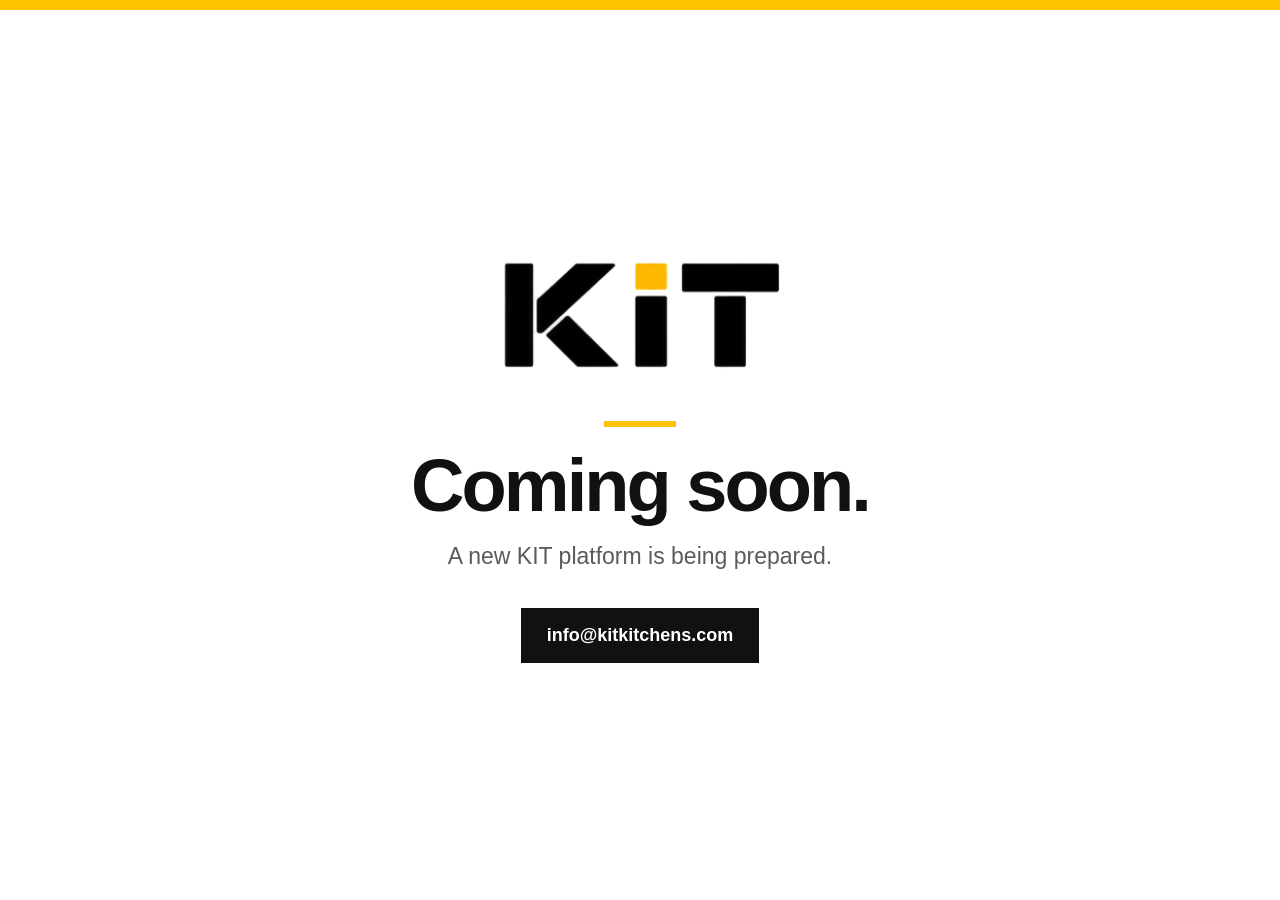
<file: index.html>
<!DOCTYPE html>
<html lang="en">
<head>
  <meta charset="UTF-8">
  <meta name="viewport" content="width=device-width, initial-scale=1.0">
  <meta name="robots" content="noindex, nofollow">
  <title>KIT — Coming Soon</title>
  <style>
    :root {
      --yellow: #ffc400;
      --black: #111111;
      --grey: #5b5b5b;
      --white: #ffffff;
    }

    * {
      box-sizing: border-box;
    }

    html,
    body {
      width: 100%;
      min-height: 100%;
      margin: 0;
    }

    body {
      min-height: 100vh;
      display: flex;
      align-items: center;
      justify-content: center;
      padding: 32px 20px;
      background: var(--white);
      color: var(--black);
      font-family: Arial, Helvetica, sans-serif;
      text-align: center;
      border-top: 10px solid var(--yellow);
    }

    main {
      width: 100%;
      max-width: 680px;
    }

    .logo {
      display: block;
      width: min(290px, 72vw);
      height: auto;
      margin: 0 auto 46px;
      user-select: none;
      -webkit-user-drag: none;
    }

    .line {
      width: 72px;
      height: 6px;
      margin: 0 auto 24px;
      background: var(--yellow);
    }

    h1 {
      margin: 0 0 18px;
      font-size: clamp(42px, 8vw, 74px);
      line-height: 0.95;
      letter-spacing: -0.04em;
    }

    p {
      margin: 0;
      color: var(--grey);
      font-size: clamp(18px, 3.2vw, 23px);
      line-height: 1.5;
    }

    .email {
      display: inline-block;
      margin-top: 34px;
      padding: 15px 24px;
      background: var(--black);
      color: var(--white);
      font-size: 18px;
      font-weight: 700;
      text-decoration: none;
      border: 2px solid var(--black);
      transition: background 0.2s ease, color 0.2s ease;
    }

    .email:hover,
    .email:focus-visible {
      background: var(--yellow);
      color: var(--black);
      outline: none;
    }

    @media (max-width: 520px) {
      body {
        padding: 28px 18px;
      }

      .logo {
        margin-bottom: 38px;
      }

      .email {
        width: 100%;
        max-width: 340px;
        font-size: 17px;
      }
    }
  </style>
</head>
<body>
  <main>
    <img class="logo" src="assets/kit-logo.png" alt="KIT">
    <div class="line" aria-hidden="true"></div>
    <h1>Coming soon.</h1>
    <p>A new KIT platform is being prepared.</p>
    <a class="email" href="mailto:info@kitkitchens.com">info@kitkitchens.com</a>
  </main>
</body>
</html>
</file>
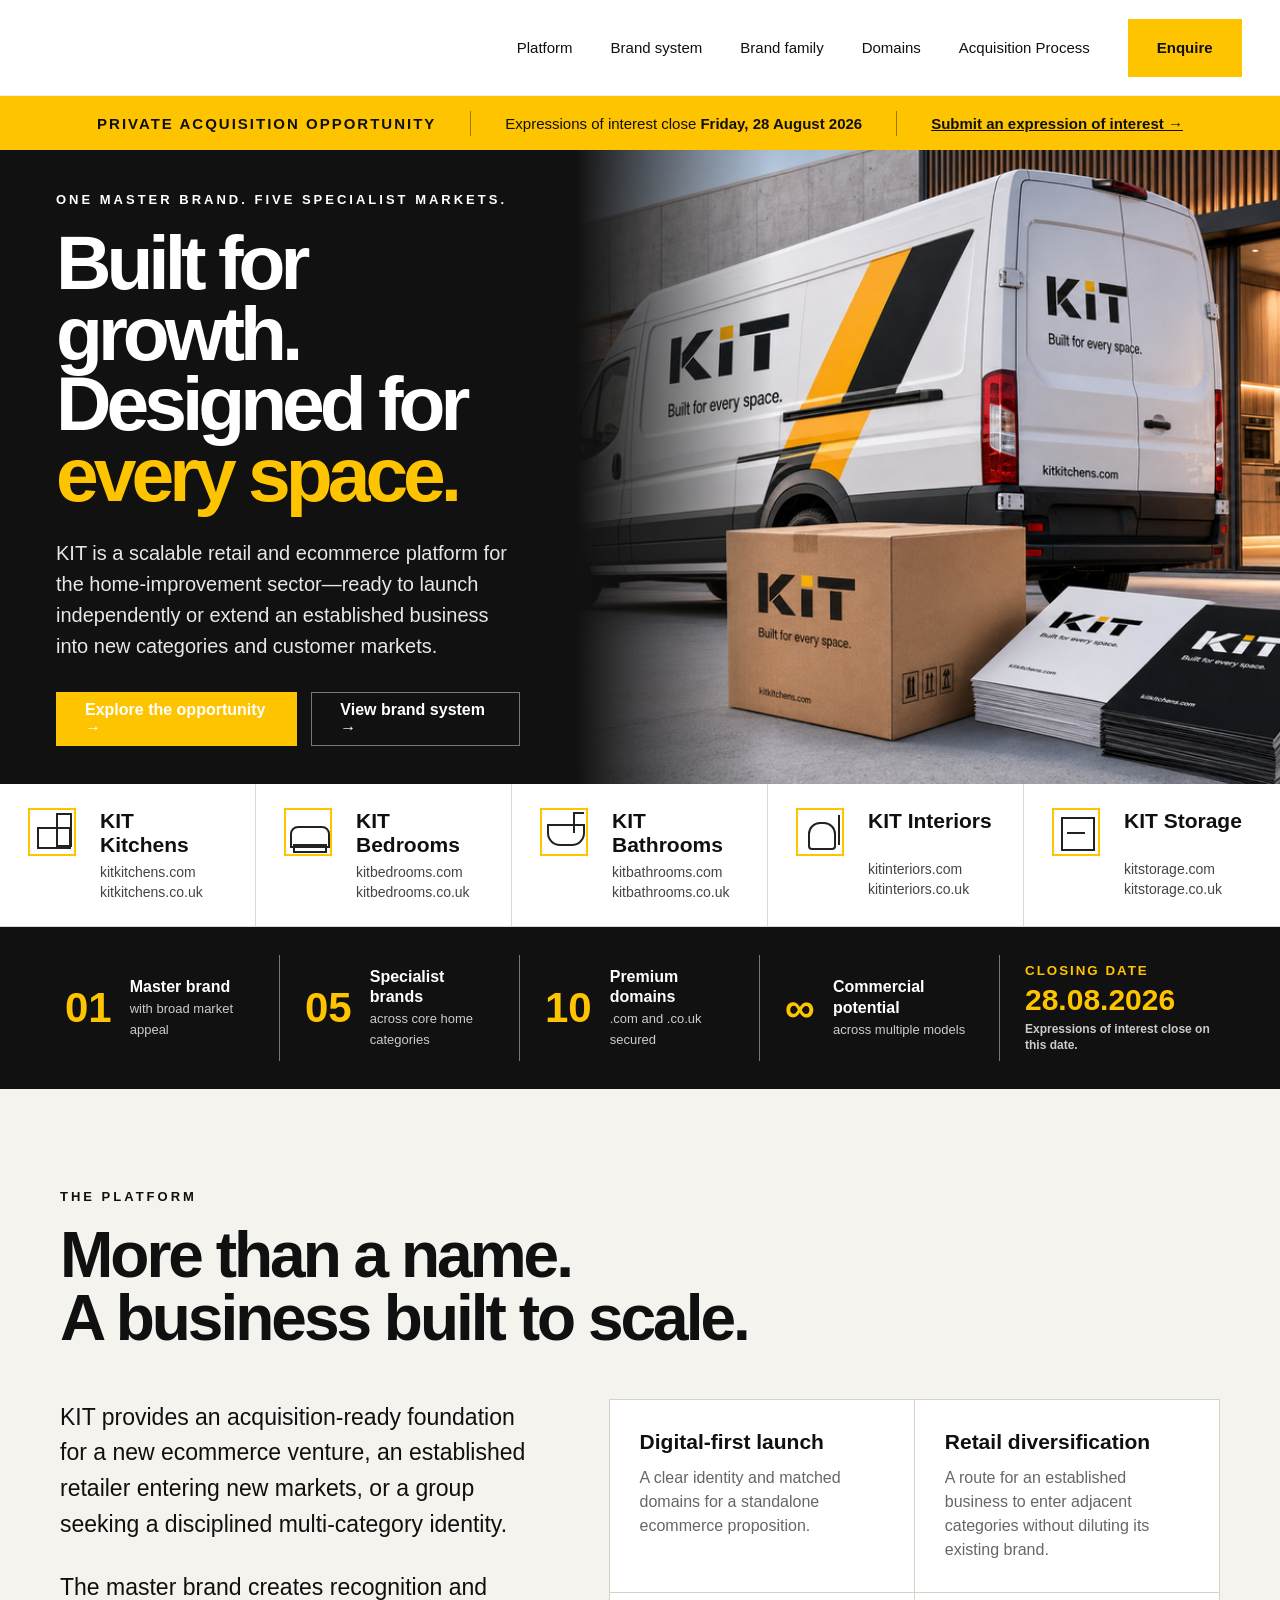
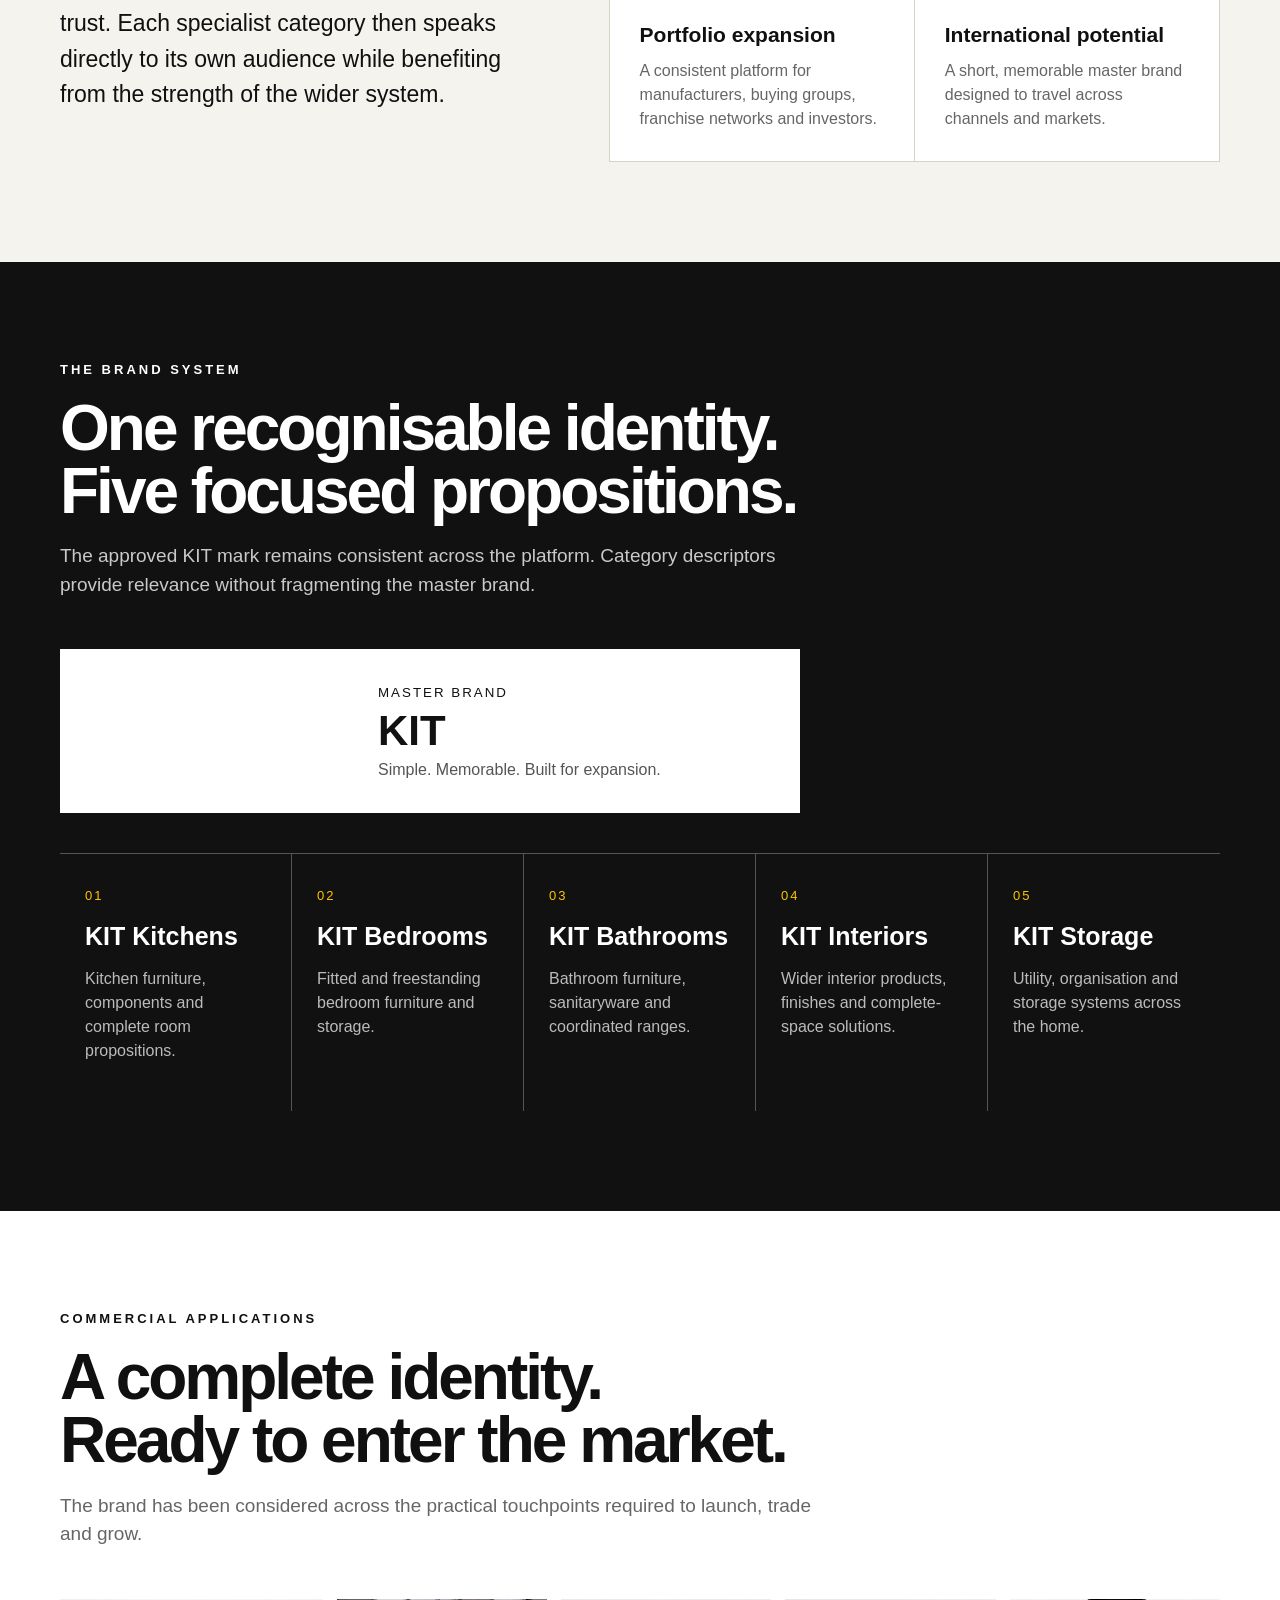
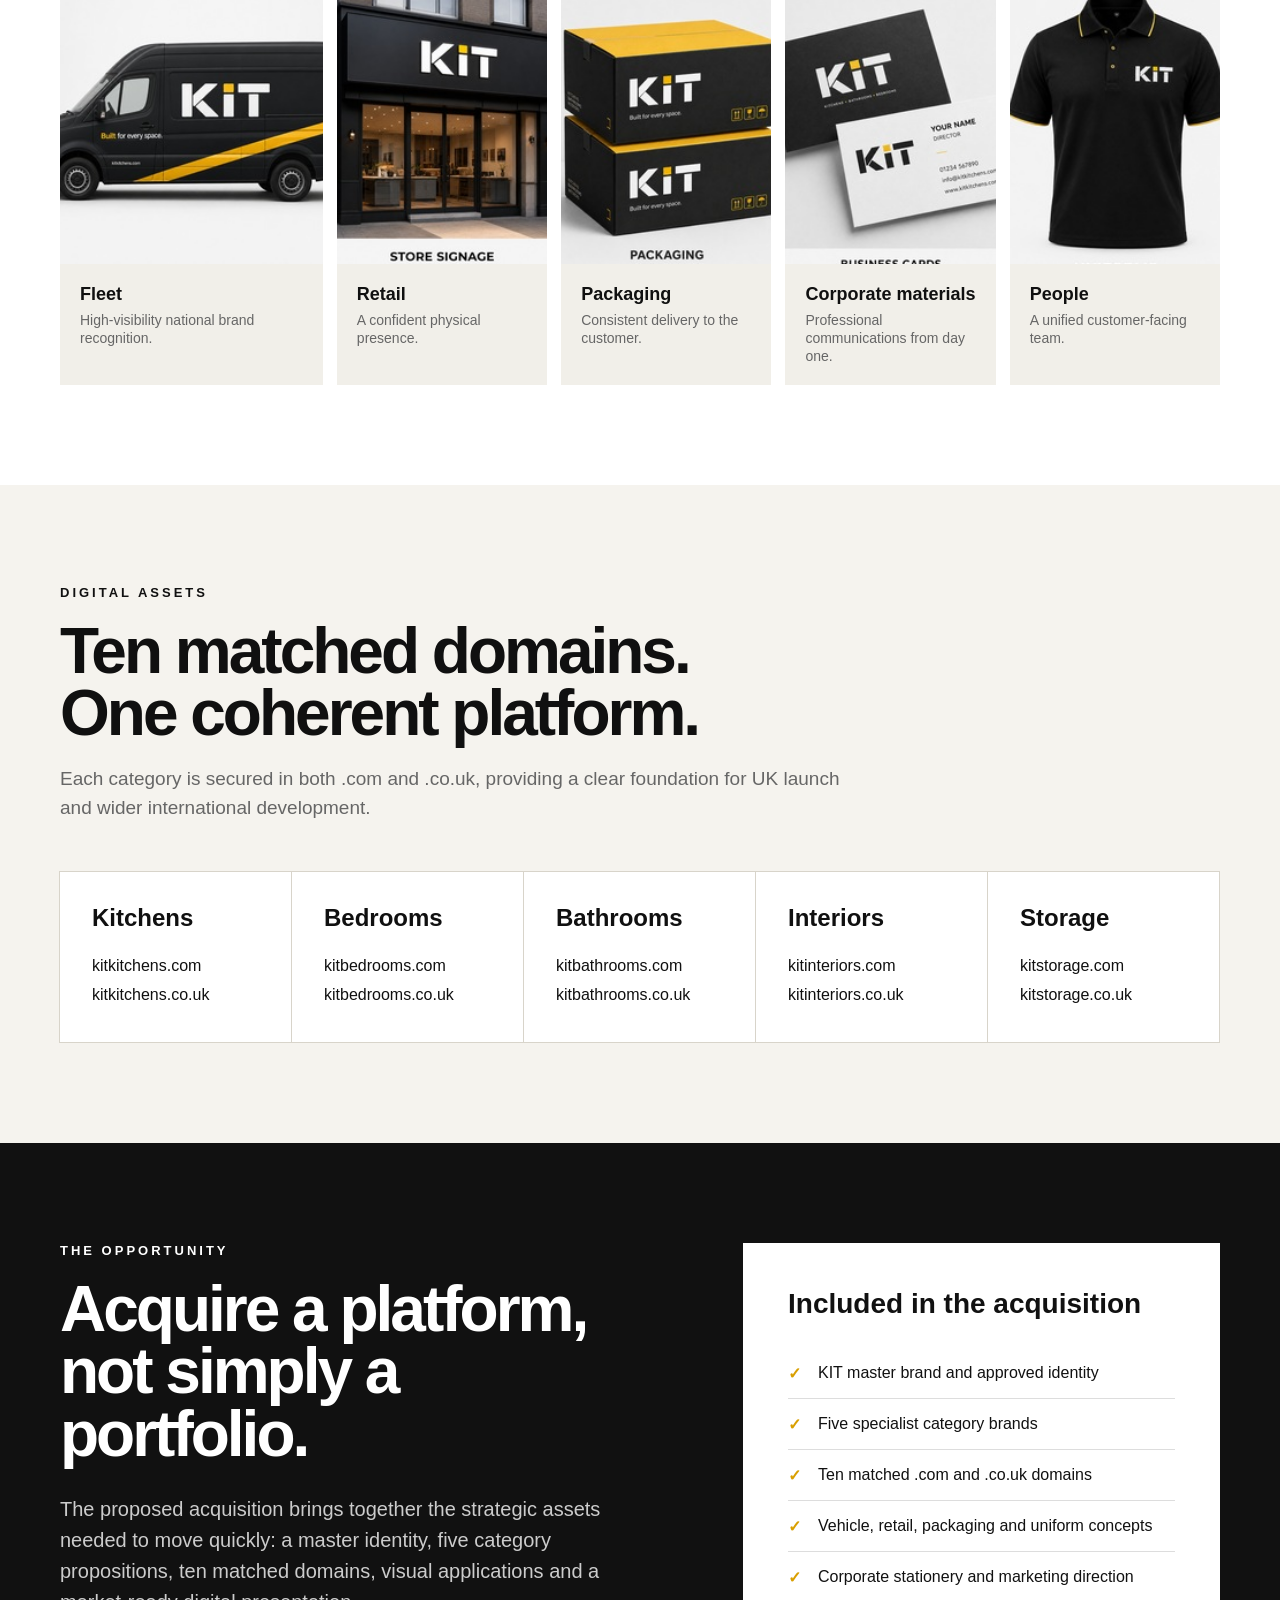
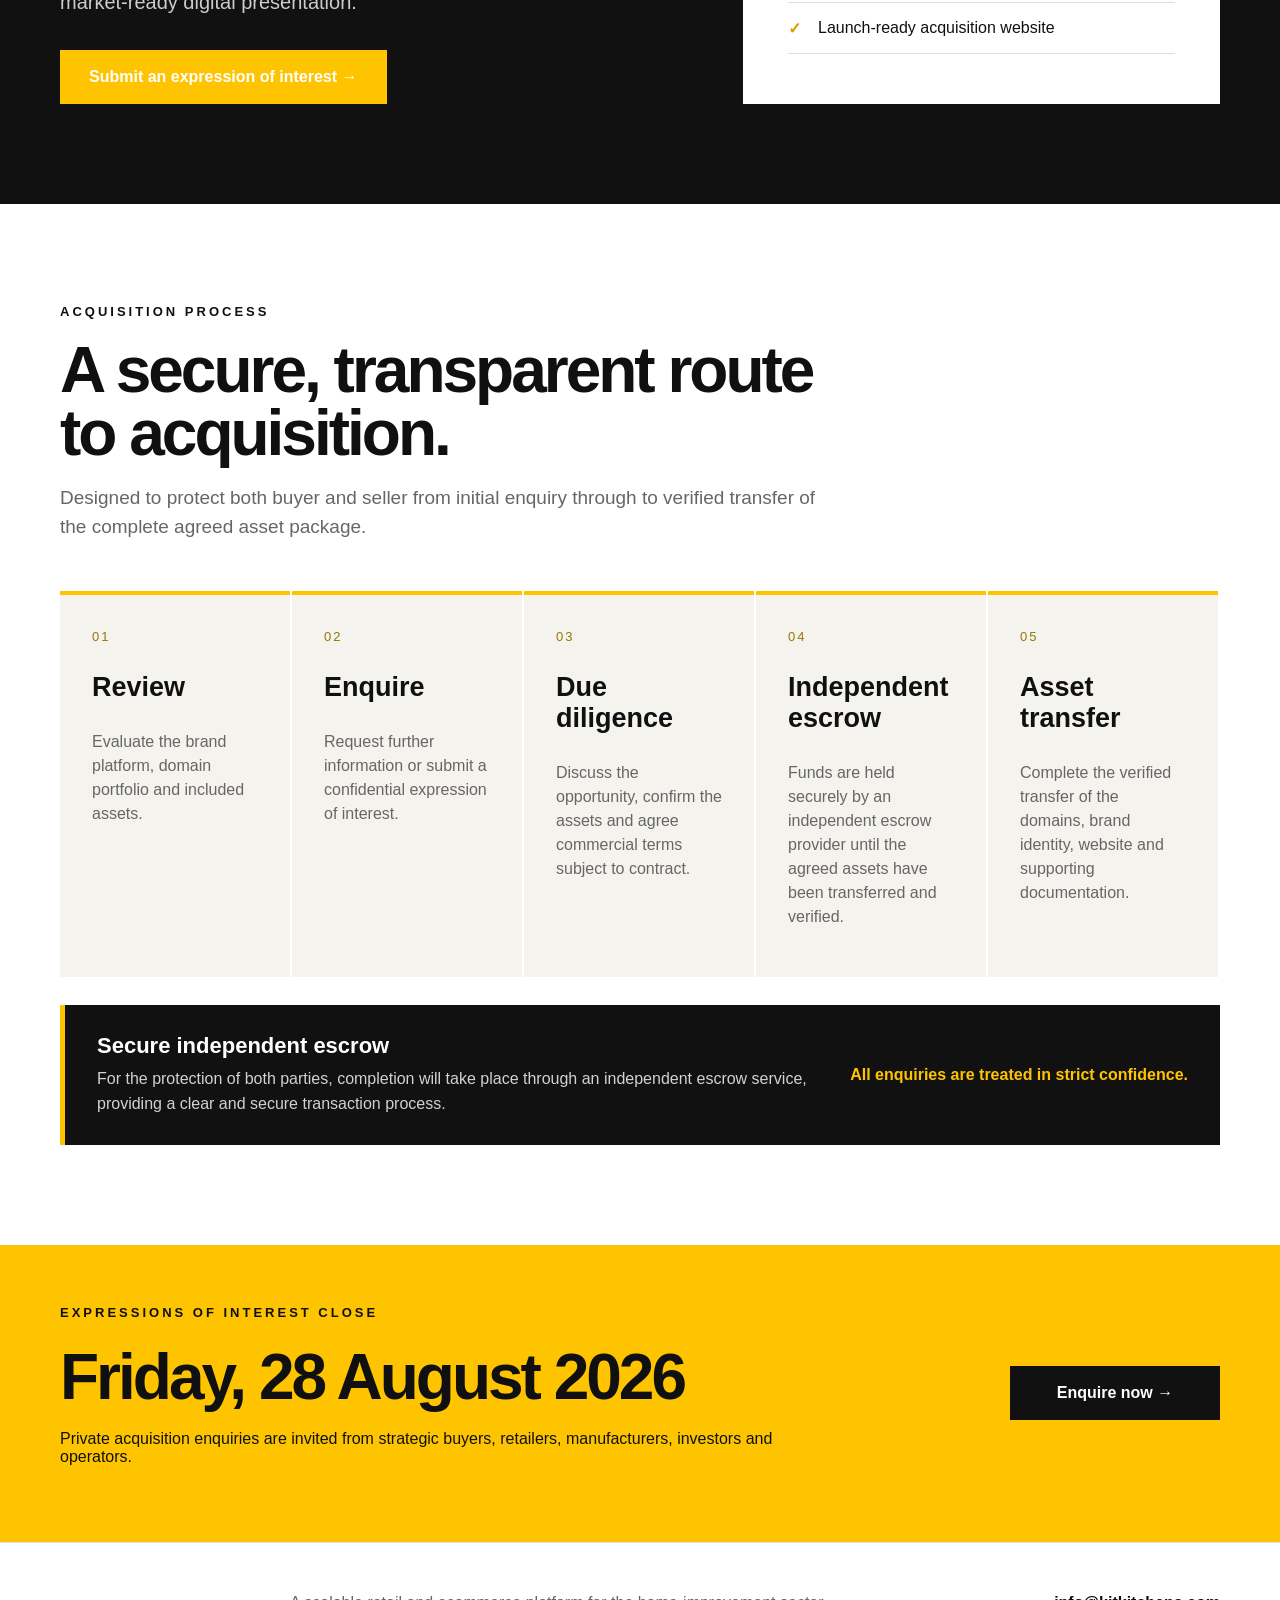
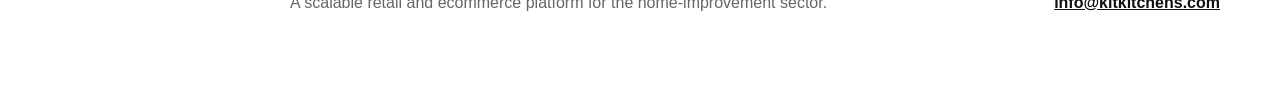
<file: index_full.html>
<!doctype html>
<html lang="en-GB">
<head>
  <meta charset="utf-8">
  <meta name="viewport" content="width=device-width,initial-scale=1">
  <meta name="description" content="KIT is a private acquisition opportunity comprising one master brand, five specialist category brands, ten matched .com and .co.uk domains and a complete launch-ready identity.">
  <title>KIT — Private Acquisition Opportunity</title>
  <link rel="icon" href="assets/kit-logo.png?v=4">
  <link rel="stylesheet" href="styles.css?v=13">
</head>
<body>
<header class="site-header">
  <a class="brand" href="#top" aria-label="KIT home">
    <picture>
      <source media="(max-width: 760px)" srcset="assets/kit-logo-reverse.png?v=4">
      <img src="assets/kit-logo.png?v=4" alt="KIT">
    </picture>
  </a>
  <button class="menu-button" aria-expanded="false" aria-controls="main-nav">Menu</button>
  <nav id="main-nav" class="main-nav" aria-label="Primary navigation">
    <a href="#platform">Platform</a><a href="#system">Brand system</a><a href="#family">Brand family</a><a href="#domains">Domains</a><a href="#process">Acquisition Process</a>
    <a class="button button-primary nav-cta" href="mailto:info@kitkitchens.com?subject=KIT%20Acquisition%20Enquiry">Enquire</a>
  </nav>
</header>
<div class="announcement" role="region" aria-label="Closing date">
  <strong>Private acquisition opportunity</strong><span></span>
  <p>Expressions of interest close <b>Friday, 28 August 2026</b></p><span></span>
  <a href="mailto:info@kitkitchens.com?subject=Expression%20of%20Interest%20%E2%80%94%20KIT">Submit an expression of interest →</a>
</div>
<main id="top">
<section class="hero">
  <div class="hero-copy">
    <p class="eyebrow">One master brand. Five specialist markets.</p>
    <h1>Built for growth.<br>Designed for<br><em>every space.</em></h1>
    <p class="lead">KIT is a scalable retail and ecommerce platform for the home-improvement sector—ready to launch independently or extend an established business into new categories and customer markets.</p>
    <div class="hero-actions"><a class="button button-primary" href="#opportunity">Explore the opportunity →</a><a class="button button-outline" href="#system">View brand system →</a></div>
  </div>
  <div class="hero-visual"><img src="assets/hero-brand-platform-v12.jpg?v=12" alt="KIT brand applications including vehicle, packaging and retail environment"></div>
</section>
<section class="category-ribbon" id="family" aria-label="KIT brand family">
  <article><div class="line-icon kitchen"></div><h3>KIT Kitchens</h3><p>kitkitchens.com<br>kitkitchens.co.uk</p></article>
  <article><div class="line-icon bedroom"></div><h3>KIT Bedrooms</h3><p>kitbedrooms.com<br>kitbedrooms.co.uk</p></article>
  <article><div class="line-icon bathroom"></div><h3>KIT Bathrooms</h3><p>kitbathrooms.com<br>kitbathrooms.co.uk</p></article>
  <article><div class="line-icon interiors"></div><h3>KIT Interiors</h3><p>kitinteriors.com<br>kitinteriors.co.uk</p></article>
  <article><div class="line-icon storage"></div><h3>KIT Storage</h3><p>kitstorage.com<br>kitstorage.co.uk</p></article>
</section>
<section class="metrics" aria-label="Acquisition summary">
  <article><strong>01</strong><p>Master brand<br><span>with broad market appeal</span></p></article>
  <article><strong>05</strong><p>Specialist brands<br><span>across core home categories</span></p></article>
  <article><strong>10</strong><p>Premium domains<br><span>.com and .co.uk secured</span></p></article>
  <article><strong>∞</strong><p>Commercial potential<br><span>across multiple models</span></p></article>
  <article class="metric-date"><small>Closing date</small><strong>28.08.2026</strong><p>Expressions of interest close on this date.</p></article>
</section>
<section class="platform section" id="platform">
  <div class="section-intro"><p class="eyebrow">The platform</p><h2>More than a name.<br>A business built to scale.</h2></div>
  <div class="platform-grid">
    <div class="platform-copy"><p>KIT provides an acquisition-ready foundation for a new ecommerce venture, an established retailer entering new markets, or a group seeking a disciplined multi-category identity.</p><p>The master brand creates recognition and trust. Each specialist category then speaks directly to its own audience while benefiting from the strength of the wider system.</p></div>
    <div class="use-cases">
      <article><b>Digital-first launch</b><span>A clear identity and matched domains for a standalone ecommerce proposition.</span></article>
      <article><b>Retail diversification</b><span>A route for an established business to enter adjacent categories without diluting its existing brand.</span></article>
      <article><b>Portfolio expansion</b><span>A consistent platform for manufacturers, buying groups, franchise networks and investors.</span></article>
      <article><b>International potential</b><span>A short, memorable master brand designed to travel across channels and markets.</span></article>
    </div>
  </div>
</section>
<section class="brand-system section-dark" id="system">
  <div class="section-intro light"><p class="eyebrow">The brand system</p><h2>One recognisable identity.<br>Five focused propositions.</h2><p>The approved KIT mark remains consistent across the platform. Category descriptors provide relevance without fragmenting the master brand.</p></div>
  <div class="master-lockup"><picture><source media="(max-width: 760px)" srcset="assets/kit-logo-reverse.png?v=4"><img src="assets/kit-logo.png?v=4" alt="KIT master logo"></picture><div><small>Master brand</small><h3>KIT</h3><p>Simple. Memorable. Built for expansion.</p></div></div>
  <div class="family-grid">
    <article><span>01</span><h3>KIT Kitchens</h3><p>Kitchen furniture, components and complete room propositions.</p></article>
    <article><span>02</span><h3>KIT Bedrooms</h3><p>Fitted and freestanding bedroom furniture and storage.</p></article>
    <article><span>03</span><h3>KIT Bathrooms</h3><p>Bathroom furniture, sanitaryware and coordinated ranges.</p></article>
    <article><span>04</span><h3>KIT Interiors</h3><p>Wider interior products, finishes and complete-space solutions.</p></article>
    <article><span>05</span><h3>KIT Storage</h3><p>Utility, organisation and storage systems across the home.</p></article>
  </div>
</section>
<section class="applications section">
  <div class="section-intro"><p class="eyebrow">Commercial applications</p><h2>A complete identity.<br>Ready to enter the market.</h2><p>The brand has been considered across the practical touchpoints required to launch, trade and grow.</p></div>
  <div class="application-grid">
    <figure class="wide"><div class="asset-image"><img src="assets/vehicle.jpg?v=13" alt="KIT vehicle graphics"></div><figcaption><b>Fleet</b><span>High-visibility national brand recognition.</span></figcaption></figure>
    <figure><div class="asset-image"><img src="assets/storefront.jpg?v=13" alt="KIT retail storefront"></div><figcaption><b>Retail</b><span>A confident physical presence.</span></figcaption></figure>
    <figure><div class="asset-image"><img src="assets/packaging.jpg?v=13" alt="KIT packaging"></div><figcaption><b>Packaging</b><span>Consistent delivery to the customer.</span></figcaption></figure>
    <figure><div class="asset-image"><img src="assets/stationery.jpg?v=13" alt="KIT stationery"></div><figcaption><b>Corporate materials</b><span>Professional communications from day one.</span></figcaption></figure>
    <figure><div class="asset-image"><img src="assets/uniform.jpg?v=13" alt="KIT uniform"></div><figcaption><b>People</b><span>A unified customer-facing team.</span></figcaption></figure>
  </div>
</section>
<section class="domains section" id="domains">
  <div class="section-intro"><p class="eyebrow">Digital assets</p><h2>Ten matched domains.<br>One coherent platform.</h2><p>Each category is secured in both .com and .co.uk, providing a clear foundation for UK launch and wider international development.</p></div>
  <div class="domain-grid">
    <article><h3>Kitchens</h3><a href="https://kitkitchens.com">kitkitchens.com</a><span>kitkitchens.co.uk</span></article>
    <article><h3>Bedrooms</h3><span>kitbedrooms.com</span><span>kitbedrooms.co.uk</span></article>
    <article><h3>Bathrooms</h3><span>kitbathrooms.com</span><span>kitbathrooms.co.uk</span></article>
    <article><h3>Interiors</h3><span>kitinteriors.com</span><span>kitinteriors.co.uk</span></article>
    <article><h3>Storage</h3><span>kitstorage.com</span><span>kitstorage.co.uk</span></article>
  </div>
</section>
<section class="opportunity section-dark" id="opportunity">
  <div class="opportunity-copy"><p class="eyebrow">The opportunity</p><h2>Acquire a platform,<br>not simply a portfolio.</h2><p>The proposed acquisition brings together the strategic assets needed to move quickly: a master identity, five category propositions, ten matched domains, visual applications and a market-ready digital presentation.</p><a class="button button-primary" href="mailto:info@kitkitchens.com?subject=KIT%20Acquisition%20%E2%80%94%20Expression%20of%20Interest">Submit an expression of interest →</a></div>
  <div class="included"><h3>Included in the acquisition</h3><ul><li>KIT master brand and approved identity</li><li>Five specialist category brands</li><li>Ten matched .com and .co.uk domains</li><li>Vehicle, retail, packaging and uniform concepts</li><li>Corporate stationery and marketing direction</li><li>Launch-ready acquisition website</li></ul></div>
</section>
<section class="process section" id="process">
  <div class="section-intro"><p class="eyebrow">Acquisition process</p><h2>A secure, transparent route to acquisition.</h2><p>Designed to protect both buyer and seller from initial enquiry through to verified transfer of the complete agreed asset package.</p></div>
  <ol class="process-grid process-grid-five"><li><span>01</span><h3>Review</h3><p>Evaluate the brand platform, domain portfolio and included assets.</p></li><li><span>02</span><h3>Enquire</h3><p>Request further information or submit a confidential expression of interest.</p></li><li><span>03</span><h3>Due diligence</h3><p>Discuss the opportunity, confirm the assets and agree commercial terms subject to contract.</p></li><li><span>04</span><h3>Independent escrow</h3><p>Funds are held securely by an independent escrow provider until the agreed assets have been transferred and verified.</p></li><li><span>05</span><h3>Asset transfer</h3><p>Complete the verified transfer of the domains, brand identity, website and supporting documentation.</p></li></ol>
  <div class="escrow-assurance"><div><strong>Secure independent escrow</strong><p>For the protection of both parties, completion will take place through an independent escrow service, providing a clear and secure transaction process.</p></div><p class="confidentiality">All enquiries are treated in strict confidence.</p></div>
</section>
<section class="closing">
  <div><p class="eyebrow">Expressions of interest close</p><h2>Friday, 28 August 2026</h2><p>Private acquisition enquiries are invited from strategic buyers, retailers, manufacturers, investors and operators.</p></div>
  <a class="button button-dark" href="mailto:info@kitkitchens.com?subject=KIT%20Acquisition%20Enquiry">Enquire now →</a>
</section>
</main>
<footer><picture><source media="(max-width: 760px)" srcset="assets/kit-logo-reverse.png?v=4"><img src="assets/kit-logo.png?v=4" alt="KIT"></picture><p>A scalable retail and ecommerce platform for the home-improvement sector.</p><a href="mailto:info@kitkitchens.com">info@kitkitchens.com</a></footer>
<script src="script.js"></script>
</body></html>
</file>
<file: styles.css>
:root{--yellow:#ffc400;--ink:#101010;--paper:#f5f3ee;--muted:#686868;--line:#ddd9d0;--white:#fff;--max:1460px}*{box-sizing:border-box}html{scroll-behavior:smooth}body{margin:0;color:var(--ink);font-family:Arial,Helvetica,sans-serif;background:#fff}a{color:inherit}.site-header{height:96px;padding:0 max(3vw,28px);display:flex;align-items:center;justify-content:space-between;border-bottom:1px solid #eee;background:#fff;position:sticky;top:0;z-index:20}.brand img{display:block;width:160px;height:auto}.main-nav{display:flex;align-items:center;gap:38px;font-size:15px}.main-nav>a:not(.button){text-decoration:none}.button{display:inline-flex;align-items:center;justify-content:center;min-height:54px;padding:0 28px;text-decoration:none;font-weight:800;border:1px solid transparent}.button-primary{background:var(--yellow)}.button-outline{border-color:#777;color:#fff}.button-dark{background:#111;color:#fff}.nav-cta{min-height:58px}.menu-button{display:none}.announcement{height:54px;background:var(--yellow);display:flex;align-items:center;justify-content:center;gap:34px;padding:0 24px;font-size:15px}.announcement strong{text-transform:uppercase;letter-spacing:2px}.announcement p{margin:0}.announcement span{width:1px;height:25px;background:#9c7800}.announcement a{font-weight:800}.hero{min-height:590px;display:grid;grid-template-columns:45% 55%;background:#111;overflow:hidden}.hero-copy{padding:42px max(4vw,56px) 38px;color:#fff;display:flex;flex-direction:column;justify-content:center}.eyebrow{text-transform:uppercase;letter-spacing:3px;font-size:13px;font-weight:800;margin:0 0 20px}.hero h1{font-size:clamp(62px,6vw,104px);line-height:.92;letter-spacing:-5px;margin:0 0 28px}.hero h1 em{color:var(--yellow);font-style:normal}.lead{font-size:20px;line-height:1.55;max-width:660px;color:#e7e7e7;margin:0 0 30px}.hero-actions{display:flex;gap:14px}.hero-visual{position:relative;overflow:hidden}.hero-visual:after{content:"";position:absolute;inset:0;background:linear-gradient(90deg,#111 0,transparent 28%)}.hero-visual img{width:100%;height:100%;object-fit:cover}.category-ribbon{display:grid;grid-template-columns:repeat(5,1fr);border-bottom:1px solid var(--line);background:#fff}.category-ribbon article{padding:24px 28px;border-right:1px solid var(--line);display:grid;grid-template-columns:54px 1fr;column-gap:18px}.category-ribbon article:last-child{border-right:0}.category-ribbon h3{margin:1px 0 5px;font-size:21px}.category-ribbon p{grid-column:2;margin:0;line-height:1.45;color:#444;font-size:14px}.line-icon{width:48px;height:48px;border:2px solid var(--yellow);position:relative}.line-icon:before,.line-icon:after{content:"";position:absolute;border:2px solid #222}.kitchen:before{width:30px;height:18px;left:7px;bottom:5px}.kitchen:after{width:12px;height:30px;right:2px;top:3px}.bedroom:before{width:36px;height:18px;left:4px;bottom:6px;border-radius:8px 8px 0 0}.bedroom:after{width:30px;height:5px;left:7px;bottom:1px}.bathroom:before{width:34px;height:18px;left:5px;bottom:8px;border-radius:0 0 13px 13px}.bathroom:after{width:9px;height:19px;right:2px;top:2px;border-width:2px 0 0 2px}.interiors:before{width:24px;height:24px;left:10px;bottom:4px;border-radius:12px 12px 4px 4px}.interiors:after{width:10px;height:30px;right:-8px;top:5px;border-width:0 0 0 2px}.storage:before{width:30px;height:30px;left:7px;top:7px}.storage:after{width:18px;height:2px;left:13px;top:22px;border-width:2px 0 0}.metrics{background:#111;color:#fff;display:grid;grid-template-columns:repeat(5,1fr);padding:28px max(3vw,40px)}.metrics article{padding:8px 25px;border-right:1px solid #777;display:flex;gap:18px;align-items:center}.metrics article:last-child{border:0}.metrics strong{font-size:42px;color:var(--yellow)}.metrics p{font-weight:700;margin:0;line-height:1.3}.metrics span{font-size:13px;font-weight:400;color:#ccc}.metric-date{display:block!important}.metric-date small{display:block;text-transform:uppercase;letter-spacing:2px;color:var(--yellow);font-weight:800}.metric-date strong{display:block;font-size:30px;margin:5px 0}.metric-date p{font-size:12px;color:#ccc}.section{padding:100px max(4vw,60px)}.section-dark{padding:100px max(4vw,60px);background:#111;color:#fff}.section-intro{max-width:780px;margin-bottom:50px}.section-intro h2{font-size:clamp(46px,5vw,80px);letter-spacing:-3px;line-height:.98;margin:0 0 20px}.section-intro>p:not(.eyebrow){font-size:19px;line-height:1.5;color:#666}.section-intro.light>p:not(.eyebrow){color:#c9c9c9}.platform{background:var(--paper)}.platform-grid{display:grid;grid-template-columns:1fr 1.3fr;gap:80px}.platform-copy p{font-size:23px;line-height:1.55;margin:0 0 28px}.use-cases{display:grid;grid-template-columns:1fr 1fr}.use-cases article{padding:30px;border:1px solid #d7d2c8;margin:-1px 0 0 -1px;background:#fff}.use-cases b{display:block;font-size:21px;margin-bottom:12px}.use-cases span{color:#666;line-height:1.5}.master-lockup{display:flex;align-items:center;gap:36px;background:#fff;color:#111;padding:34px 42px;max-width:740px;margin-bottom:40px}.master-lockup img{width:240px}.master-lockup small{text-transform:uppercase;letter-spacing:2px}.master-lockup h3{font-size:42px;margin:6px 0}.master-lockup p{margin:0;color:#555}.family-grid{display:grid;grid-template-columns:repeat(5,1fr);border-top:1px solid #555}.family-grid article{padding:32px 25px;border-right:1px solid #555}.family-grid article:last-child{border:0}.family-grid span{color:var(--yellow);font-size:13px;letter-spacing:2px}.family-grid h3{font-size:25px;margin:18px 0 12px}.family-grid p{color:#bbb;line-height:1.5}.application-grid{display:grid;grid-template-columns:1.25fr repeat(4,1fr);gap:14px}.application-grid figure{margin:0;background:#f1efe9;overflow:hidden}.application-grid img{width:100%;height:265px;object-fit:cover;display:block}.application-grid figcaption{padding:20px}.application-grid b{display:block;font-size:18px;margin-bottom:6px}.application-grid span{font-size:14px;color:#666}.domains{background:var(--paper)}.domain-grid{display:grid;grid-template-columns:repeat(5,1fr)}.domain-grid article{background:#fff;border:1px solid #d8d4ca;margin:-1px 0 0 -1px;padding:32px}.domain-grid h3{font-size:24px;margin:0 0 20px}.domain-grid span,.domain-grid a{display:block;text-decoration:none;line-height:1.8}.opportunity{display:grid;grid-template-columns:1.1fr .9fr;gap:100px}.opportunity h2{font-size:clamp(50px,5vw,82px);line-height:.98;letter-spacing:-3px;margin:0 0 28px}.opportunity-copy>p:not(.eyebrow){color:#ccc;font-size:20px;line-height:1.55;margin-bottom:32px}.included{background:#fff;color:#111;padding:45px}.included h3{font-size:28px;margin-top:0}.included ul{list-style:none;padding:0;margin:0}.included li{padding:16px 0 16px 30px;border-bottom:1px solid #ddd;position:relative}.included li:before{content:"✓";color:#d99f00;font-weight:bold;position:absolute;left:0}.process-grid{list-style:none;display:grid;grid-template-columns:repeat(4,1fr);padding:0;margin:0}.process-grid li{padding:32px;border-top:4px solid var(--yellow);background:var(--paper);margin-right:2px}.process-grid span{font-size:13px;letter-spacing:2px;color:#997500}.process-grid h3{font-size:27px}.process-grid p{color:#666;line-height:1.5}.closing{background:var(--yellow);padding:60px max(4vw,60px);display:flex;justify-content:space-between;align-items:center}.closing h2{font-size:clamp(44px,5vw,78px);letter-spacing:-3px;margin:0 0 14px}.closing p{max-width:760px}.closing .button{min-width:210px}footer{padding:35px max(4vw,60px);display:grid;grid-template-columns:190px 1fr auto;align-items:center;gap:40px;background:#fff;border-top:1px solid #ddd}footer img{width:150px}footer p{color:#666}footer a{font-weight:bold}@media(max-width:1050px){.main-nav{gap:18px}.hero{grid-template-columns:1fr}.hero-visual{height:420px}.category-ribbon,.metrics,.family-grid,.domain-grid{grid-template-columns:repeat(2,1fr)}.application-grid{grid-template-columns:repeat(2,1fr)}.platform-grid,.opportunity{grid-template-columns:1fr}.family-grid article{border-bottom:1px solid #555}.metrics article{border-bottom:1px solid #777}.announcement{font-size:12px}.announcement span{display:none}}@media(max-width:760px){.site-header{height:96px;background:#080808;border-bottom-color:#2b2b2b;padding-left:24px;padding-right:24px}.brand,.brand picture{display:block;line-height:0}.brand img{width:150px;height:auto}.menu-button{display:block;border:1px solid #3d3d3d;background:#242424;color:#fff;font-weight:bold;padding:12px 16px;font-size:16px}.main-nav{display:none;position:absolute;top:96px;left:0;right:0;background:#111;color:#fff;padding:25px;flex-direction:column;align-items:stretch;border-bottom:1px solid #333}.main-nav.open{display:flex}.announcement{height:auto;padding:12px 18px;display:block;text-align:center}.announcement>*{display:block;margin:5px 0}.hero-copy{padding:42px 25px}.hero h1{font-size:56px;letter-spacing:-3px}.hero-visual{height:300px}.category-ribbon,.metrics,.family-grid,.domain-grid,.application-grid,.process-grid,.use-cases{grid-template-columns:1fr}.category-ribbon article,.metrics article{border-right:0;border-bottom:1px solid var(--line)}.section,.section-dark{padding:70px 25px}.section-intro h2,.opportunity h2{font-size:46px}.platform-grid,.opportunity{gap:35px}.application-grid img{height:240px}.closing{display:block;padding:50px 25px}.closing .button{margin-top:22px}footer{grid-template-columns:1fr;text-align:left}.hero-actions{flex-direction:column}.button{width:100%}}

/* Final locked acquisition-process refinement */
.process-grid-five{grid-template-columns:repeat(5,1fr)}
.escrow-assurance{margin-top:28px;background:#111;color:#fff;border-left:5px solid var(--yellow);padding:28px 32px;display:flex;justify-content:space-between;gap:40px;align-items:center}
.escrow-assurance strong{display:block;font-size:22px;margin-bottom:8px}
.escrow-assurance p{margin:0;line-height:1.55;color:#d2d2d2}
.escrow-assurance .confidentiality{white-space:nowrap;color:var(--yellow);font-weight:800}
@media(max-width:1050px){.process-grid-five{grid-template-columns:repeat(2,1fr)}.escrow-assurance{align-items:flex-start}}
@media(max-width:760px){.process-grid-five{grid-template-columns:1fr}.escrow-assurance{display:block}.escrow-assurance .confidentiality{white-space:normal;margin-top:18px}}

/* Locked mobile logo consistency: exact master geometry, reverse colour only. */
@media(max-width:760px){
  .master-lockup{background:#111;color:#fff;border:1px solid #2b2b2b}
  .master-lockup picture,.master-lockup picture img,footer picture,footer picture img{display:block}
  .master-lockup picture img{width:240px;max-width:100%;height:auto}
  .master-lockup p{color:#bbb}
  footer{background:#111;color:#fff;border-top-color:#333}
  footer picture img{width:150px;height:auto}
  footer p{color:#bbb}
}

/* Commercial application images now contain the approved logo artwork directly. */
.asset-image{position:relative;height:265px;overflow:hidden}
.asset-image>img{width:100%;height:100%;object-fit:cover;display:block}
@media(max-width:760px){.asset-image{height:240px}}
</file>
